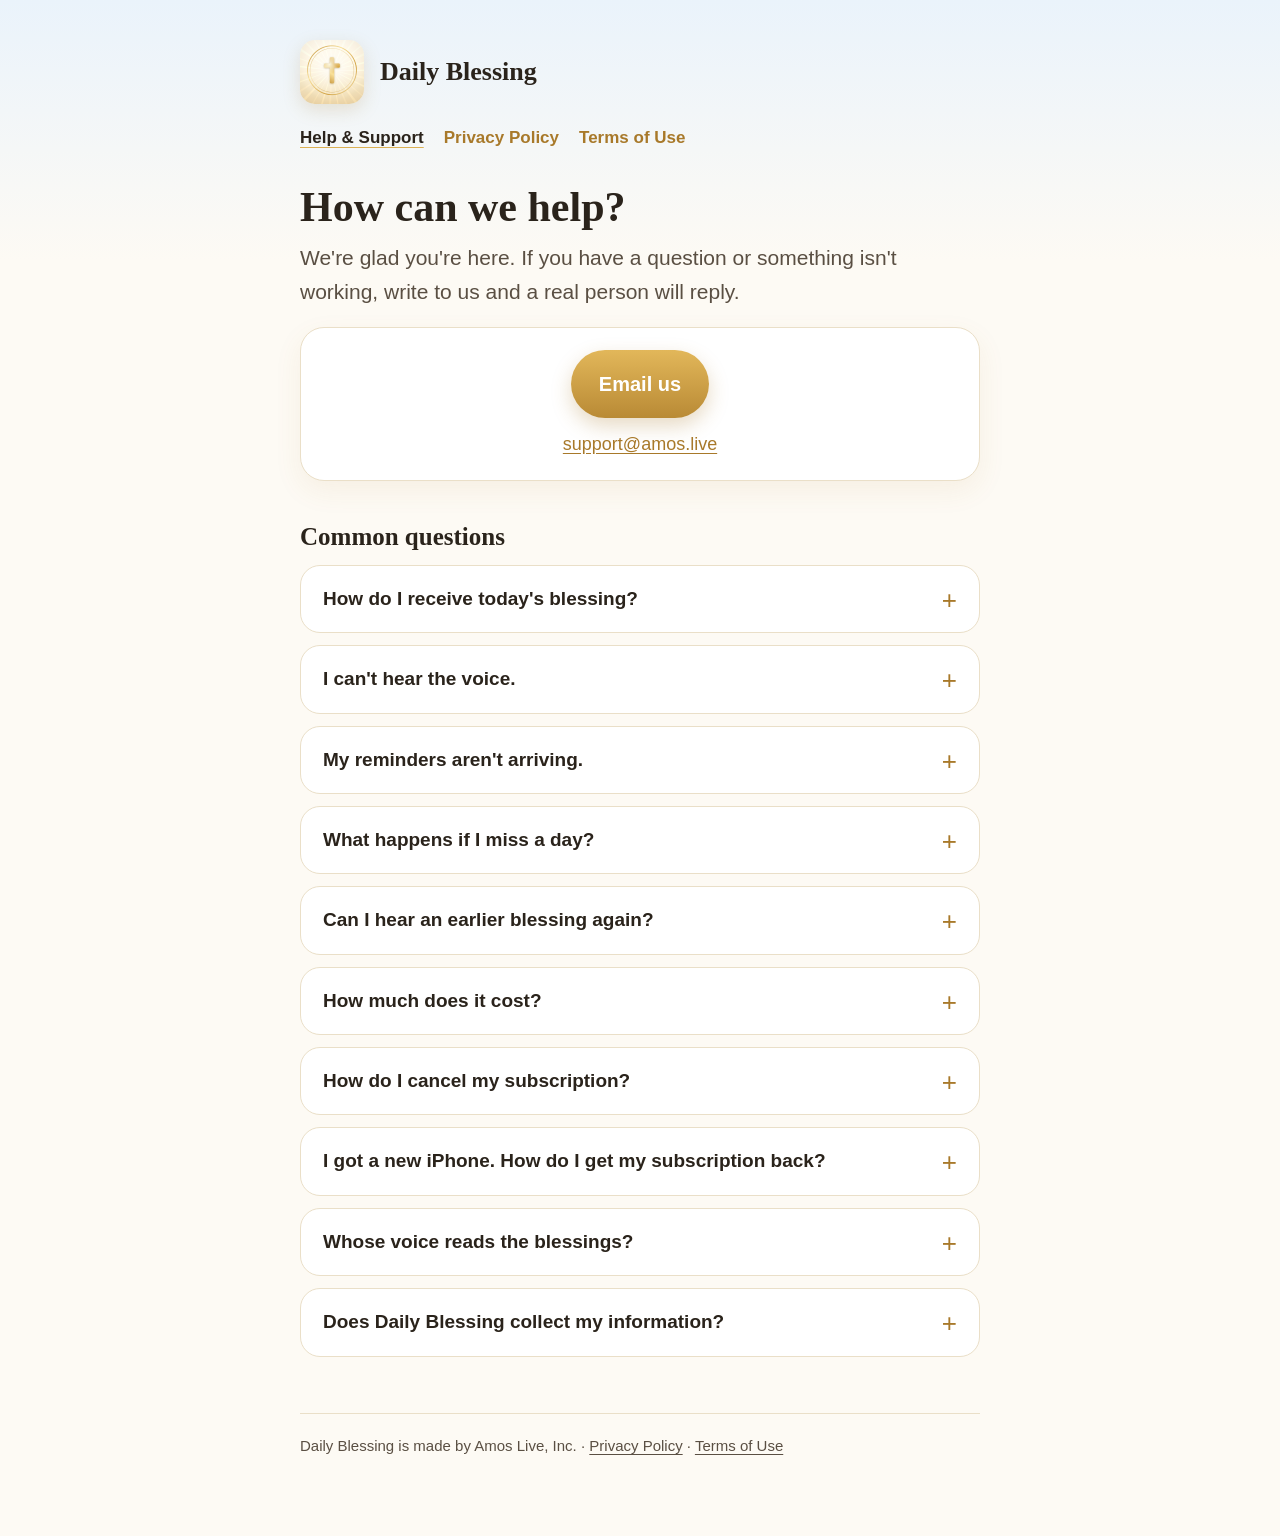
<file: index.html>
<!doctype html>
<html lang="en">
<head>
  <meta charset="utf-8">
  <meta name="viewport" content="width=device-width, initial-scale=1">
  <title>Daily Blessing Support</title>
  <meta name="description" content="Help and support for Daily Blessing, the iPhone app that reads you one blessing each day.">
  <link rel="stylesheet" href="/style.css">
  <link rel="apple-touch-icon" href="/apple-touch-icon.png">
  <link rel="icon" href="/icon.png">
</head>
<body>
  <main class="page">
    <header class="brand">
      <img src="/icon.png" alt="">
      <a href="/">Daily Blessing</a>
    </header>
    <nav class="links" aria-label="Pages">
      <a href="/" aria-current="page">Help &amp; Support</a>
      <a href="/privacy/">Privacy Policy</a>
      <a href="/terms/">Terms of Use</a>
    </nav>

    <h1>How can we help?</h1>
    <p class="lede">We're glad you're here. If you have a question or something isn't working, write to us and a real person will reply.</p>

    <div class="card contact">
      <a class="button" href="mailto:support@amos.live?subject=Daily%20Blessing%20help">Email us</a>
      <a class="email" href="mailto:support@amos.live">support@amos.live</a>
    </div>

    <h2>Common questions</h2>

    <details>
      <summary>How do I receive today's blessing?</summary>
      <div>
        <p>Open Daily Blessing and rest your finger on the glowing hand near the bottom of the screen. Keep your finger there while the blessing is read to you. If you lift your finger, the voice pauses. Touch the hand again and it continues.</p>
      </div>
    </details>

    <details>
      <summary>I can't hear the voice.</summary>
      <div>
        <p>Press the volume up button on the side of your iPhone while your finger is on the hand. If you use headphones or a hearing aid, check that it is connected. The blessing also appears on the screen as it is read.</p>
      </div>
    </details>

    <details>
      <summary>My reminders aren't arriving.</summary>
      <div>
        <p>Open the iPhone <strong>Settings</strong> app, tap <strong>Notifications</strong>, then <strong>Daily Blessing</strong>, and turn on <strong>Allow Notifications</strong>. You can change the morning reminder time inside Daily Blessing: tap the gear in the top corner, then <strong>Morning reminder</strong>.</p>
        <p>Reminders are set up each time you open the app, so opening it every few days keeps them coming.</p>
      </div>
    </details>

    <details>
      <summary>What happens if I miss a day?</summary>
      <div>
        <p>Your streak starts again from the beginning, but you never miss a blessing. The next time you open the app, you'll receive the blessing that was waiting for you.</p>
      </div>
    </details>

    <details>
      <summary>Can I hear an earlier blessing again?</summary>
      <div>
        <p>Yes. Tap the gear in the top corner, then <strong>Past blessings</strong>. Tap any blessing to read it again, or tap <strong>Listen</strong> to hear it.</p>
      </div>
    </details>

    <details>
      <summary>How much does it cost?</summary>
      <div>
        <p>Daily Blessing is free for your first week. After that it is $3.99 per month in the United States (prices in other countries are shown in the app before you subscribe). You can cancel at any time.</p>
      </div>
    </details>

    <details>
      <summary>How do I cancel my subscription?</summary>
      <div>
        <p>In Daily Blessing, tap the gear, then <strong>Manage subscription</strong>. Or open the iPhone <strong>Settings</strong> app, tap your name at the top, then <strong>Subscriptions</strong>, then <strong>Daily Blessing</strong>.</p>
        <p>Cancel at least a day before your free week or current month ends to avoid being charged for the next one. Apple handles all billing, so we can't cancel or refund a subscription for you. For a refund, visit <a href="https://reportaproblem.apple.com">reportaproblem.apple.com</a>.</p>
      </div>
    </details>

    <details>
      <summary>I got a new iPhone. How do I get my subscription back?</summary>
      <div>
        <p>Sign in with the same Apple Account, open Daily Blessing, and tap <strong>Restore purchase</strong>. Your streak and past blessings are kept on your iPhone. They come along if you set up your new iPhone from an iCloud or computer backup.</p>
      </div>
    </details>

    <details>
      <summary>Whose voice reads the blessings?</summary>
      <div>
        <p>The blessings are read by an AI‑generated voice, chosen to sound warm, calm and natural. Every blessing was recorded ahead of time, so it works even without an internet connection.</p>
      </div>
    </details>

    <details>
      <summary>Does Daily Blessing collect my information?</summary>
      <div>
        <p>No. There is no account to create, and nothing you do in the app is sent to us. Read our <a href="/privacy/">Privacy Policy</a> for details.</p>
      </div>
    </details>

    <footer>
      <p>Daily Blessing is made by Amos Live, Inc. · <a href="/privacy/">Privacy Policy</a> · <a href="/terms/">Terms of Use</a></p>
    </footer>
  </main>
</body>
</html>
</file>
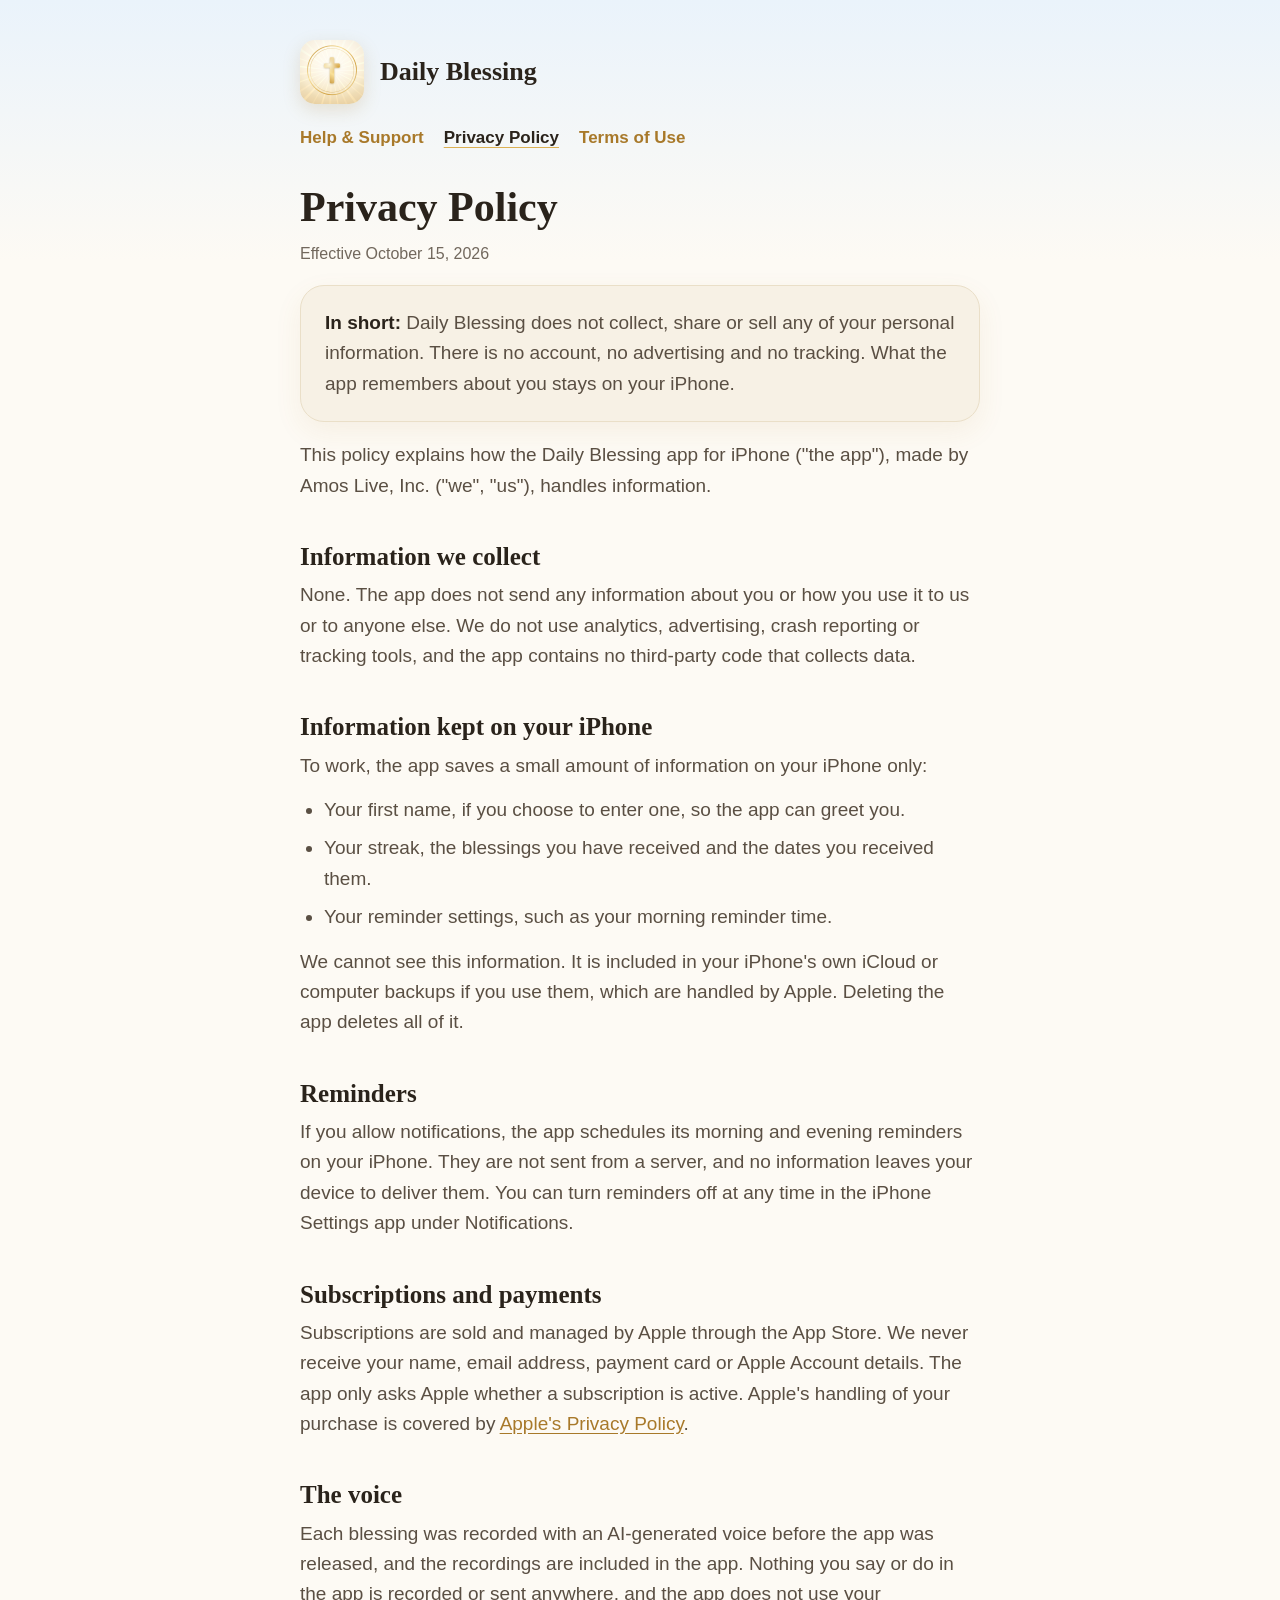
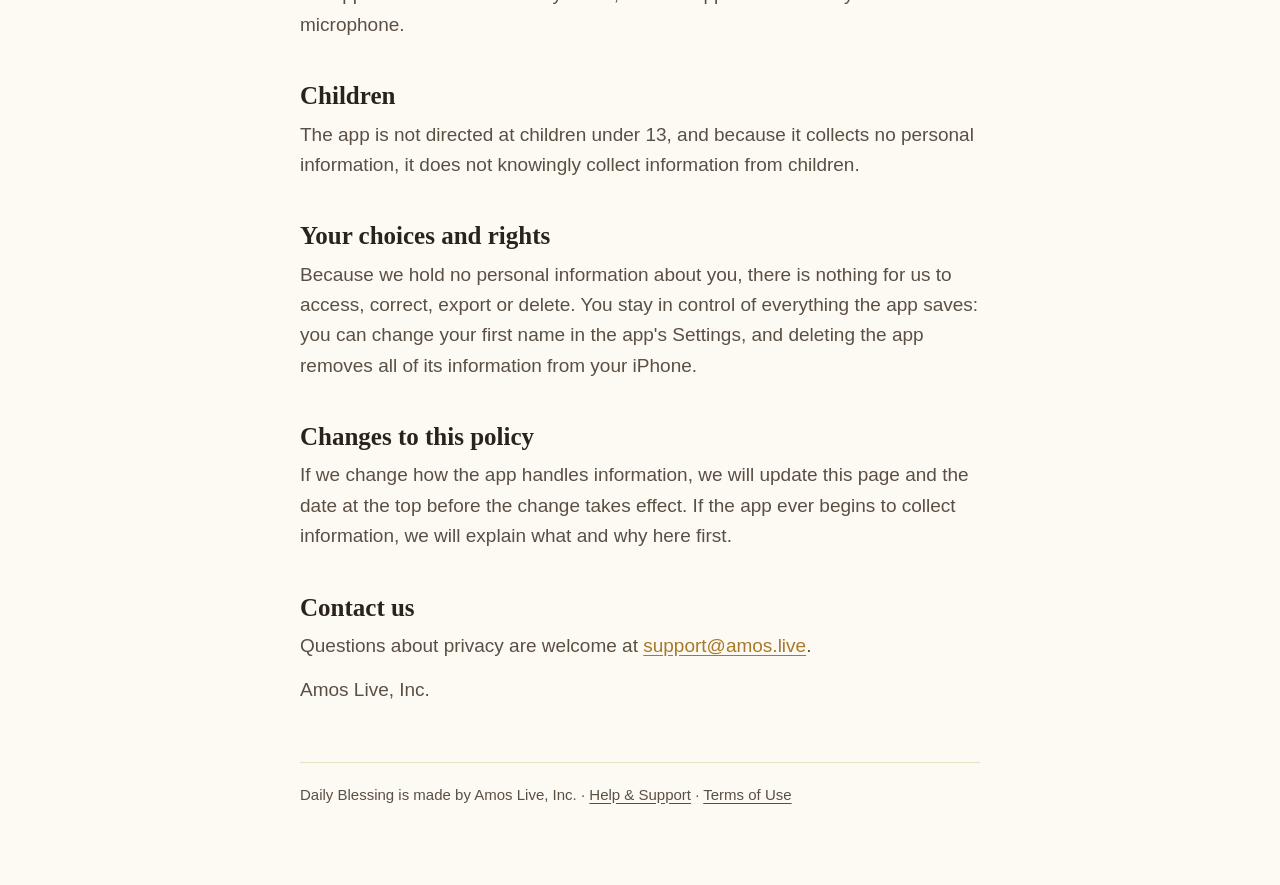
<file: privacy/index.html>
<!doctype html>
<html lang="en">
<head>
  <meta charset="utf-8">
  <meta name="viewport" content="width=device-width, initial-scale=1">
  <title>Daily Blessing Privacy Policy</title>
  <meta name="description" content="Daily Blessing does not collect, share or sell any personal information.">
  <link rel="stylesheet" href="/style.css">
  <link rel="apple-touch-icon" href="/apple-touch-icon.png">
  <link rel="icon" href="/icon.png">
</head>
<body>
  <main class="page">
    <header class="brand">
      <img src="/icon.png" alt="">
      <a href="/">Daily Blessing</a>
    </header>
    <nav class="links" aria-label="Pages">
      <a href="/">Help &amp; Support</a>
      <a href="/privacy/" aria-current="page">Privacy Policy</a>
      <a href="/terms/">Terms of Use</a>
    </nav>

    <h1>Privacy Policy</h1>
    <p class="updated">Effective October 15, 2026</p>

    <div class="card summary">
      <p><strong>In short:</strong> Daily Blessing does not collect, share or sell any of your personal information. There is no account, no advertising and no tracking. What the app remembers about you stays on your iPhone.</p>
    </div>

    <p>This policy explains how the Daily Blessing app for iPhone ("the app"), made by Amos Live, Inc. ("we", "us"), handles information.</p>

    <h2>Information we collect</h2>
    <p>None. The app does not send any information about you or how you use it to us or to anyone else. We do not use analytics, advertising, crash reporting or tracking tools, and the app contains no third‑party code that collects data.</p>

    <h2>Information kept on your iPhone</h2>
    <p>To work, the app saves a small amount of information on your iPhone only:</p>
    <ul>
      <li>Your first name, if you choose to enter one, so the app can greet you.</li>
      <li>Your streak, the blessings you have received and the dates you received them.</li>
      <li>Your reminder settings, such as your morning reminder time.</li>
    </ul>
    <p>We cannot see this information. It is included in your iPhone's own iCloud or computer backups if you use them, which are handled by Apple. Deleting the app deletes all of it.</p>

    <h2>Reminders</h2>
    <p>If you allow notifications, the app schedules its morning and evening reminders on your iPhone. They are not sent from a server, and no information leaves your device to deliver them. You can turn reminders off at any time in the iPhone Settings app under Notifications.</p>

    <h2>Subscriptions and payments</h2>
    <p>Subscriptions are sold and managed by Apple through the App Store. We never receive your name, email address, payment card or Apple Account details. The app only asks Apple whether a subscription is active. Apple's handling of your purchase is covered by <a href="https://www.apple.com/legal/privacy/">Apple's Privacy Policy</a>.</p>

    <h2>The voice</h2>
    <p>Each blessing was recorded with an AI‑generated voice before the app was released, and the recordings are included in the app. Nothing you say or do in the app is recorded or sent anywhere, and the app does not use your microphone.</p>

    <h2>Children</h2>
    <p>The app is not directed at children under 13, and because it collects no personal information, it does not knowingly collect information from children.</p>

    <h2>Your choices and rights</h2>
    <p>Because we hold no personal information about you, there is nothing for us to access, correct, export or delete. You stay in control of everything the app saves: you can change your first name in the app's Settings, and deleting the app removes all of its information from your iPhone.</p>

    <h2>Changes to this policy</h2>
    <p>If we change how the app handles information, we will update this page and the date at the top before the change takes effect. If the app ever begins to collect information, we will explain what and why here first.</p>

    <h2>Contact us</h2>
    <p>Questions about privacy are welcome at <a href="mailto:support@amos.live?subject=Daily%20Blessing%20privacy">support@amos.live</a>.</p>
    <p>Amos Live, Inc.</p>

    <footer>
      <p>Daily Blessing is made by Amos Live, Inc. · <a href="/">Help &amp; Support</a> · <a href="/terms/">Terms of Use</a></p>
    </footer>
  </main>
</body>
</html>
</file>
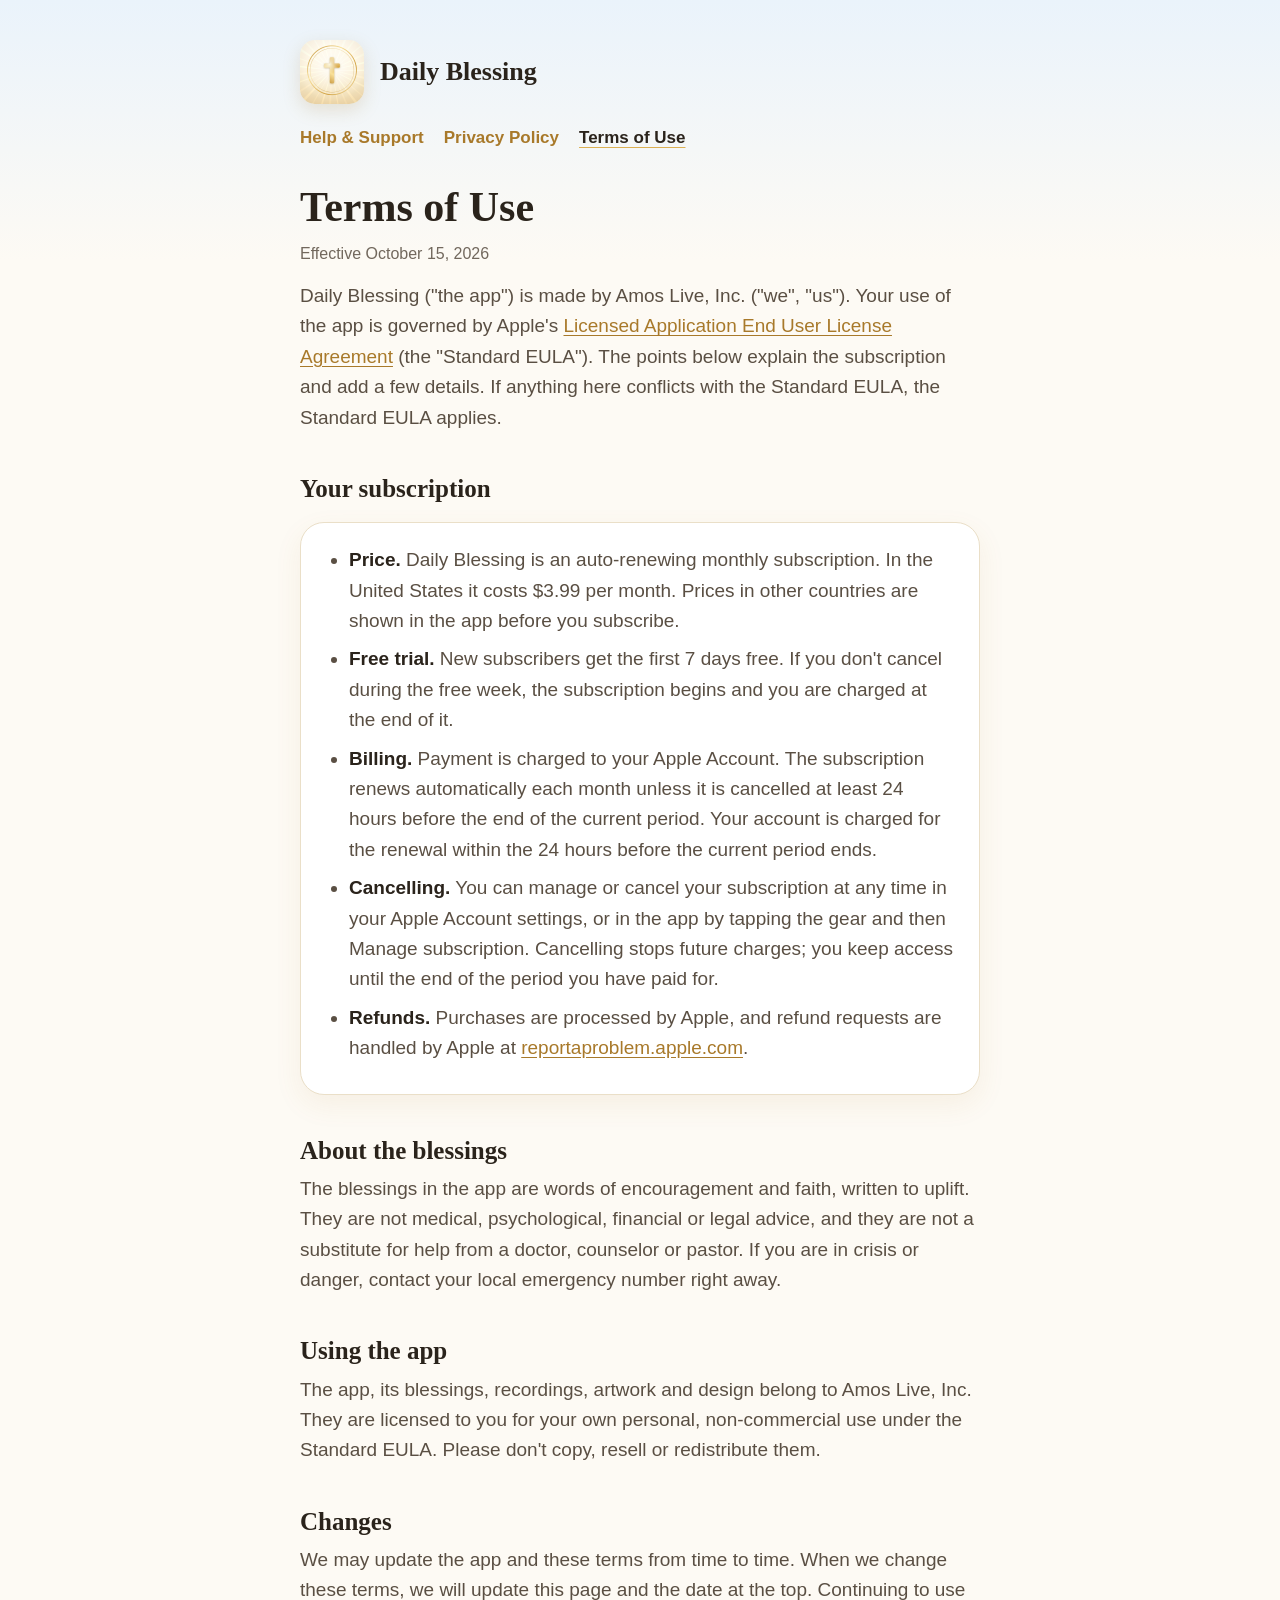
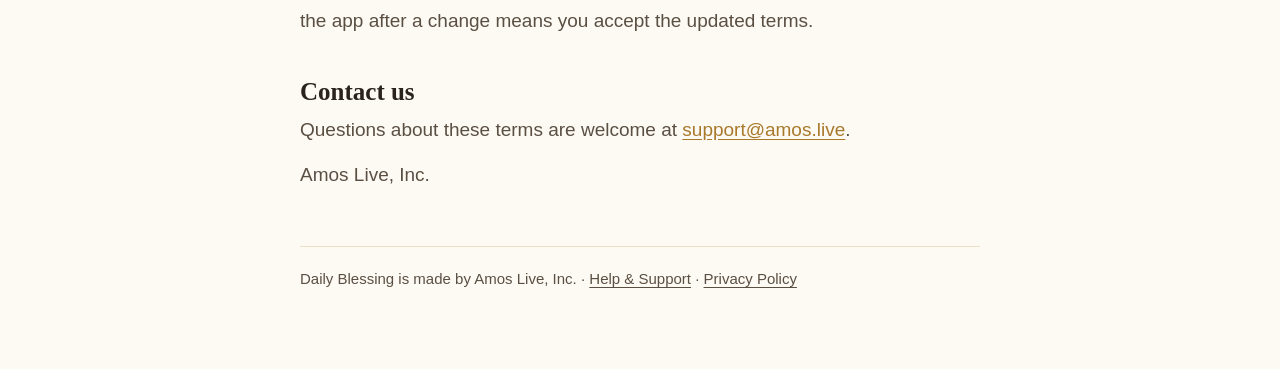
<file: terms/index.html>
<!doctype html>
<html lang="en">
<head>
  <meta charset="utf-8">
  <meta name="viewport" content="width=device-width, initial-scale=1">
  <title>Daily Blessing Terms of Use</title>
  <meta name="description" content="Terms of use and subscription terms for the Daily Blessing app.">
  <link rel="stylesheet" href="/style.css">
  <link rel="apple-touch-icon" href="/apple-touch-icon.png">
  <link rel="icon" href="/icon.png">
</head>
<body>
  <main class="page">
    <header class="brand">
      <img src="/icon.png" alt="">
      <a href="/">Daily Blessing</a>
    </header>
    <nav class="links" aria-label="Pages">
      <a href="/">Help &amp; Support</a>
      <a href="/privacy/">Privacy Policy</a>
      <a href="/terms/" aria-current="page">Terms of Use</a>
    </nav>

    <h1>Terms of Use</h1>
    <p class="updated">Effective October 15, 2026</p>

    <p>Daily Blessing ("the app") is made by Amos Live, Inc. ("we", "us"). Your use of the app is governed by Apple's <a href="https://www.apple.com/legal/internet-services/itunes/dev/stdeula/">Licensed Application End User License Agreement</a> (the "Standard EULA"). The points below explain the subscription and add a few details. If anything here conflicts with the Standard EULA, the Standard EULA applies.</p>

    <h2>Your subscription</h2>
    <div class="card">
      <ul>
        <li><strong>Price.</strong> Daily Blessing is an auto‑renewing monthly subscription. In the United States it costs $3.99 per month. Prices in other countries are shown in the app before you subscribe.</li>
        <li><strong>Free trial.</strong> New subscribers get the first 7 days free. If you don't cancel during the free week, the subscription begins and you are charged at the end of it.</li>
        <li><strong>Billing.</strong> Payment is charged to your Apple Account. The subscription renews automatically each month unless it is cancelled at least 24 hours before the end of the current period. Your account is charged for the renewal within the 24 hours before the current period ends.</li>
        <li><strong>Cancelling.</strong> You can manage or cancel your subscription at any time in your Apple Account settings, or in the app by tapping the gear and then Manage subscription. Cancelling stops future charges; you keep access until the end of the period you have paid for.</li>
        <li><strong>Refunds.</strong> Purchases are processed by Apple, and refund requests are handled by Apple at <a href="https://reportaproblem.apple.com">reportaproblem.apple.com</a>.</li>
      </ul>
    </div>

    <h2>About the blessings</h2>
    <p>The blessings in the app are words of encouragement and faith, written to uplift. They are not medical, psychological, financial or legal advice, and they are not a substitute for help from a doctor, counselor or pastor. If you are in crisis or danger, contact your local emergency number right away.</p>

    <h2>Using the app</h2>
    <p>The app, its blessings, recordings, artwork and design belong to Amos Live, Inc. They are licensed to you for your own personal, non‑commercial use under the Standard EULA. Please don't copy, resell or redistribute them.</p>

    <h2>Changes</h2>
    <p>We may update the app and these terms from time to time. When we change these terms, we will update this page and the date at the top. Continuing to use the app after a change means you accept the updated terms.</p>

    <h2>Contact us</h2>
    <p>Questions about these terms are welcome at <a href="mailto:support@amos.live?subject=Daily%20Blessing%20terms">support@amos.live</a>.</p>
    <p>Amos Live, Inc.</p>

    <footer>
      <p>Daily Blessing is made by Amos Live, Inc. · <a href="/">Help &amp; Support</a> · <a href="/privacy/">Privacy Policy</a></p>
    </footer>
  </main>
</body>
</html>
</file>
<file: style.css>
/* Daily Blessing: support and legal pages. Warm ivory, soft gold, large type. */
:root {
  color-scheme: light;
  --ivory: #fdfaf4;
  --parchment: #f7f1e5;
  --gold: #dcb053;
  --deep-gold: #a8792a;
  --ink: #2a231b;
  --soft-ink: #5a4f43;
  --line: #eadfc8;
  --card: #ffffff;
  --serif: "New York", ui-serif, Georgia, "Times New Roman", serif;
  --sans: ui-rounded, -apple-system, BlinkMacSystemFont, "SF Pro Rounded", "Segoe UI", Roboto, sans-serif;
}

* { box-sizing: border-box; }

html { -webkit-text-size-adjust: 100%; }

body {
  margin: 0;
  background: linear-gradient(180deg, #eaf3fb 0, var(--ivory) 260px, var(--ivory) 100%);
  color: var(--ink);
  font-family: var(--sans);
  font-size: 19px;
  line-height: 1.6;
}

.page {
  max-width: 720px;
  margin: 0 auto;
  padding: 40px 20px 64px;
}

header.brand {
  display: flex;
  align-items: center;
  gap: 16px;
  margin-bottom: 28px;
}

header.brand img {
  width: 64px;
  height: 64px;
  border-radius: 15px;
  box-shadow: 0 6px 18px rgba(168, 121, 42, 0.18);
}

header.brand a {
  font-family: var(--serif);
  font-size: 26px;
  font-weight: 600;
  color: var(--ink);
  text-decoration: none;
}

nav.links {
  display: flex;
  flex-wrap: wrap;
  gap: 8px 20px;
  margin: -8px 0 32px;
  font-size: 17px;
}

nav.links a { color: var(--deep-gold); font-weight: 600; text-decoration: none; }
nav.links a[aria-current="page"] { color: var(--ink); text-decoration: underline; text-decoration-color: var(--gold); text-underline-offset: 4px; }

h1 {
  font-family: var(--serif);
  font-size: clamp(32px, 7vw, 42px);
  line-height: 1.15;
  font-weight: 600;
  margin: 0 0 10px;
}

h2 {
  font-family: var(--serif);
  font-size: 25px;
  font-weight: 600;
  line-height: 1.25;
  margin: 40px 0 8px;
}

h3 {
  font-size: 20px;
  margin: 0 0 6px;
}

p, li { color: var(--soft-ink); }
p { margin: 0 0 14px; }
ul { padding-left: 24px; margin: 0 0 14px; }
li { margin-bottom: 8px; }
strong { color: var(--ink); }

a { color: var(--deep-gold); text-underline-offset: 3px; }

.lede { font-size: 21px; color: var(--soft-ink); margin-bottom: 8px; }
.updated { font-size: 16px; color: var(--soft-ink); opacity: 0.85; }

.card {
  background: var(--card);
  border: 1px solid var(--line);
  border-radius: 24px;
  padding: 22px 24px;
  margin: 18px 0;
  box-shadow: 0 10px 28px rgba(168, 121, 42, 0.08);
}

.card p:last-child, .card ul:last-child { margin-bottom: 0; }

.summary { background: var(--parchment); }

.button {
  display: inline-block;
  background: linear-gradient(180deg, #e2b75a, #b98a35);
  color: #fff;
  font-weight: 700;
  font-size: 20px;
  text-decoration: none;
  padding: 18px 28px;
  border-radius: 999px;
  min-height: 60px;
  box-shadow: 0 8px 20px rgba(168, 121, 42, 0.28);
}

.button:focus-visible, a:focus-visible { outline: 3px solid var(--gold); outline-offset: 3px; }

.contact { text-align: center; }
.contact .email { display: block; margin-top: 12px; font-size: 18px; }

details {
  background: var(--card);
  border: 1px solid var(--line);
  border-radius: 20px;
  margin: 12px 0;
  padding: 0 22px;
}

summary {
  cursor: pointer;
  list-style: none;
  font-weight: 700;
  color: var(--ink);
  padding: 18px 28px 18px 0;
  position: relative;
}

summary::-webkit-details-marker { display: none; }
summary::after {
  content: "+";
  position: absolute;
  right: 0;
  top: 14px;
  font-size: 26px;
  font-weight: 400;
  color: var(--deep-gold);
}
details[open] summary::after { content: "–"; }
details > div { padding-bottom: 16px; }

footer {
  margin-top: 56px;
  padding-top: 20px;
  border-top: 1px solid var(--line);
  font-size: 15px;
  color: var(--soft-ink);
}

footer a { color: var(--soft-ink); }
</file>
